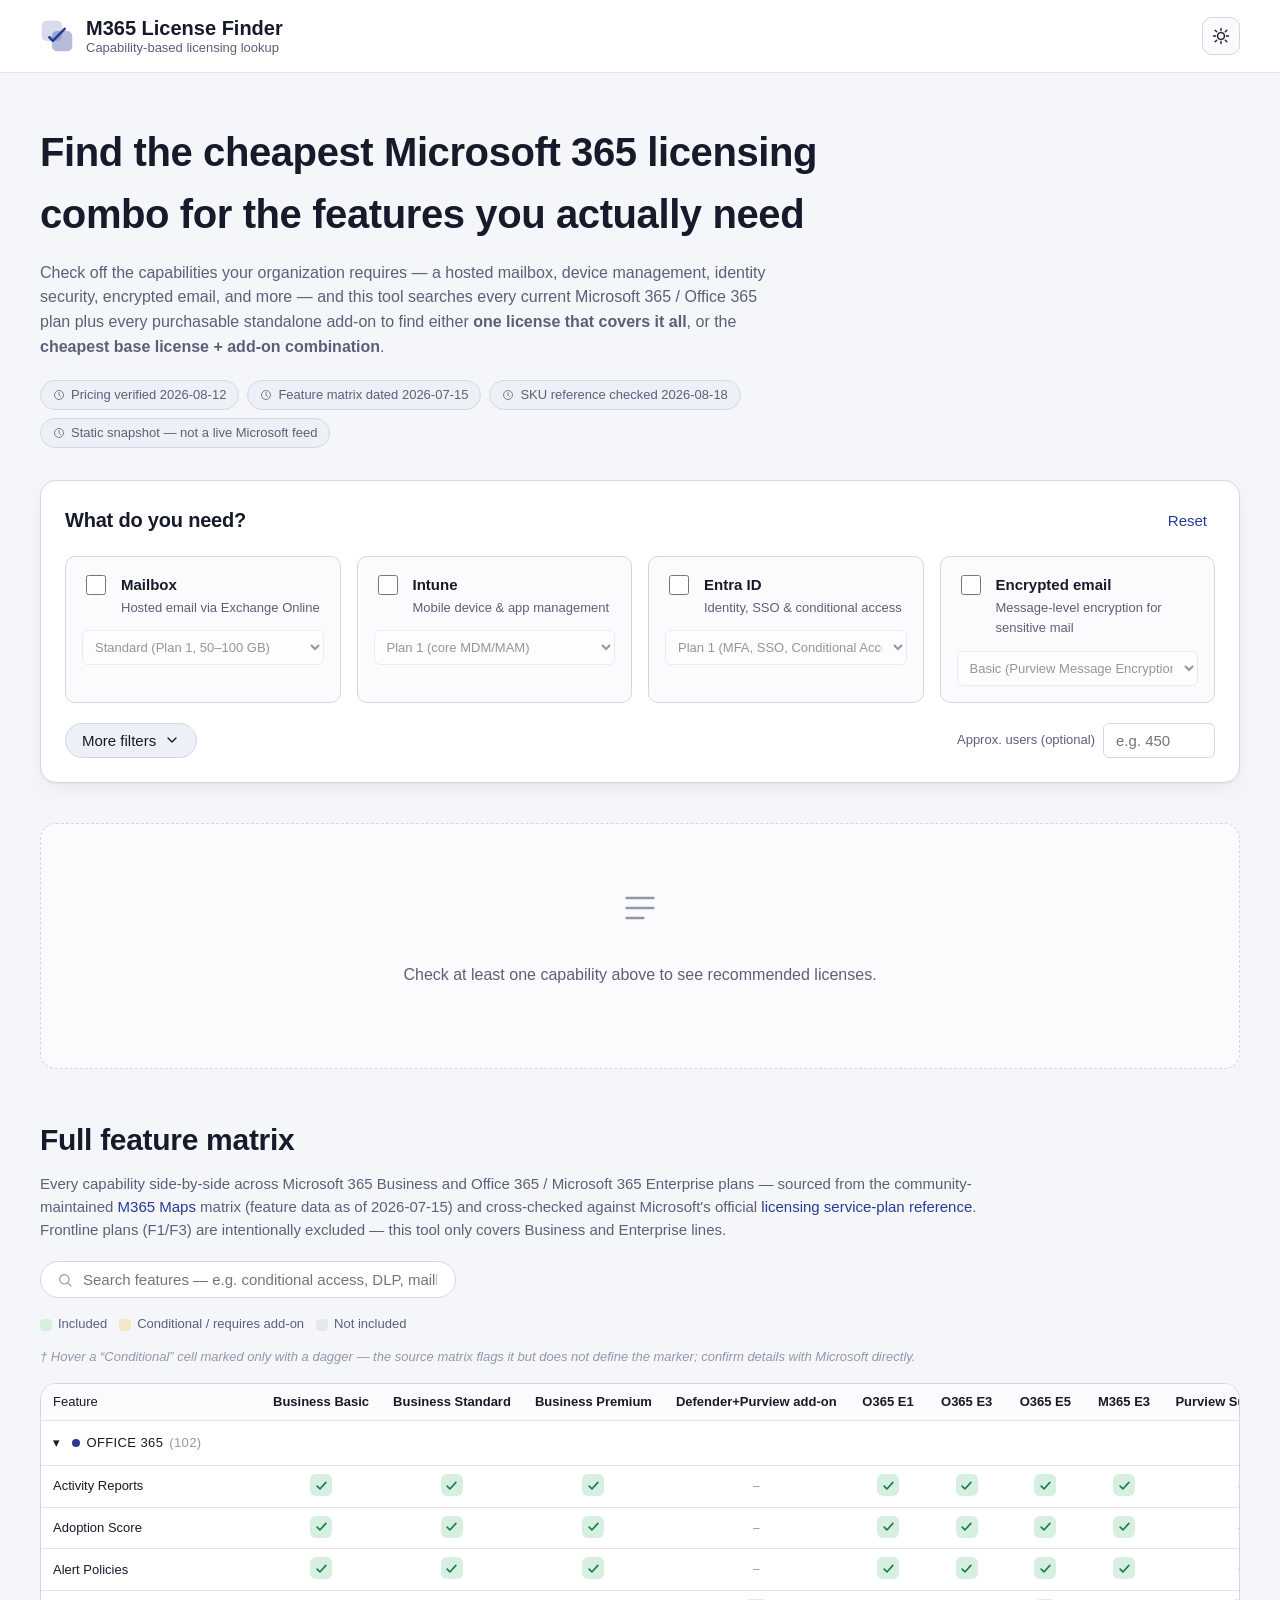
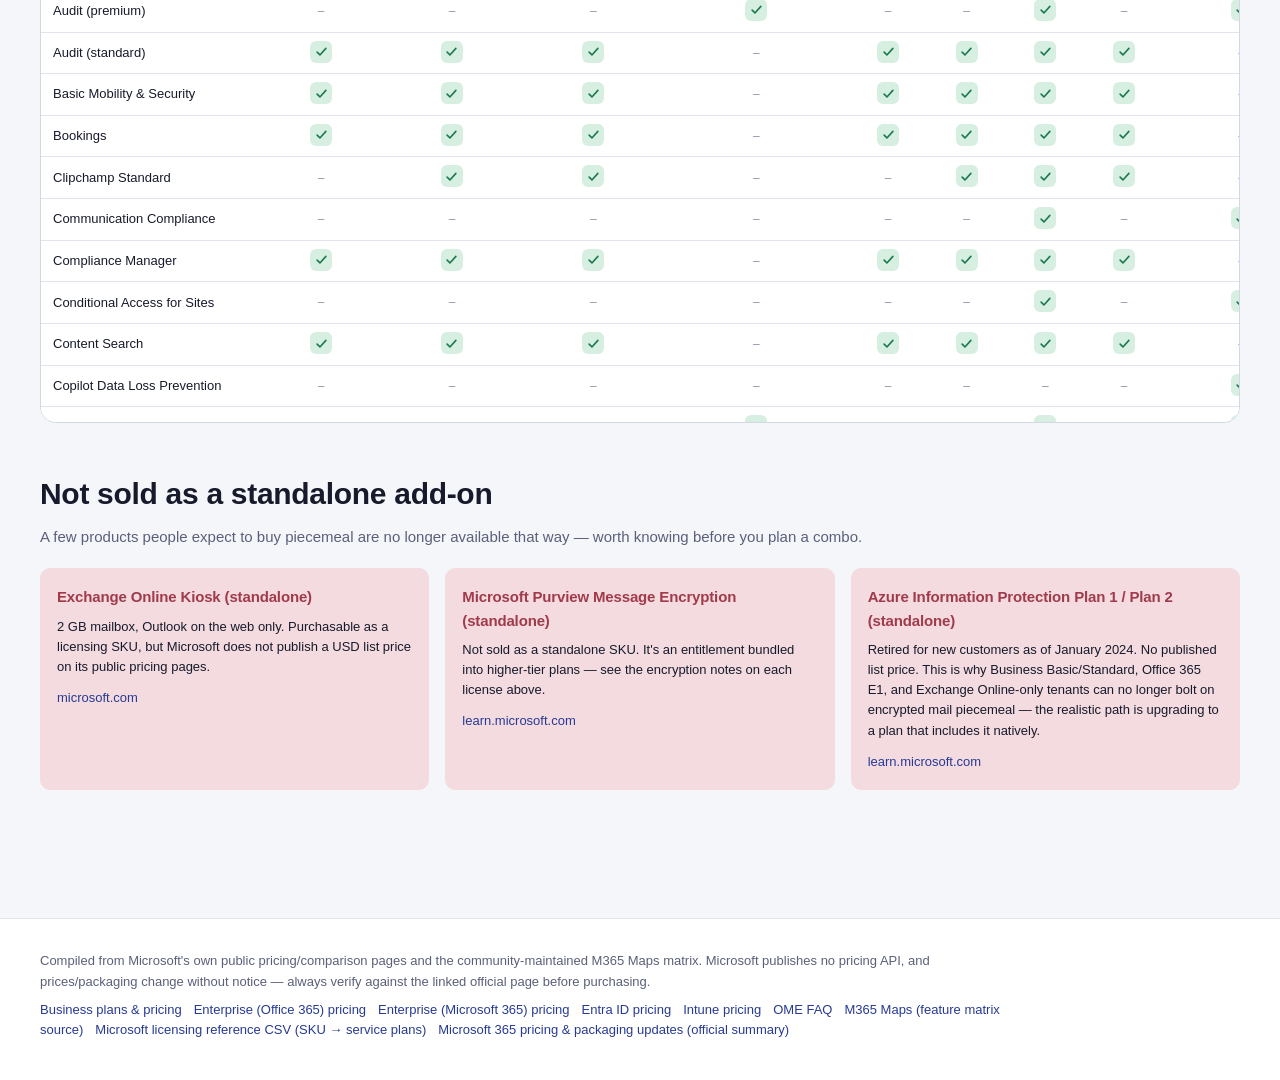
<file: index.html>
<!doctype html>
<html lang="en">
<head>
<meta charset="UTF-8" />
<meta name="viewport" content="width=device-width, initial-scale=1.0" />
<title>M365 License Finder — Find the cheapest Microsoft 365 licensing combo</title>
<meta name="description" content="Pick the capabilities you need — mailbox, Intune, Entra ID, encrypted email and more — and instantly see the cheapest Microsoft 365 license or license + add-on combo that covers them, backed by a full feature matrix." />
<link rel="icon" href="data:image/svg+xml,%3Csvg xmlns='http://www.w3.org/2000/svg' viewBox='0 0 32 32'%3E%3Crect width='32' height='32' rx='7' fill='%23273A94'/%3E%3Cpath d='M9 17.5l4.5 4.5L23 11' stroke='white' stroke-width='2.6' fill='none' stroke-linecap='round' stroke-linejoin='round'/%3E%3C/svg%3E" />
<link rel="preconnect" href="https://api.fontshare.com" />
<link href="https://api.fontshare.com/v2/css?f[]=cabinet-grotesk@700,500&f[]=satoshi@400,500,700&display=swap" rel="stylesheet" />
<link rel="stylesheet" href="styles.css" />
</head>
<body>

<header class="site-header">
  <div class="header-inner">
    <div class="brand">
      <svg class="logo-mark" viewBox="0 0 40 40" aria-label="M365 License Finder logo">
        <rect x="2" y="2" width="24" height="24" rx="6" fill="var(--color-primary)" opacity="0.18"/>
        <rect x="14" y="14" width="24" height="24" rx="6" fill="var(--color-primary)" opacity="0.34"/>
        <path d="M11 21.5l4.2 4.2L29 11.5" stroke="var(--color-primary)" stroke-width="3" fill="none" stroke-linecap="round" stroke-linejoin="round"/>
      </svg>
      <div class="brand-text">
        <span class="brand-name">M365 License&nbsp;Finder</span>
        <span class="brand-tag">Capability&#8209;based licensing lookup</span>
      </div>
    </div>
    <button id="themeToggle" class="theme-toggle" aria-label="Toggle dark mode" data-testid="button-theme-toggle">
      <svg class="icon-sun" viewBox="0 0 24 24" width="18" height="18"><circle cx="12" cy="12" r="4.5" fill="none" stroke="currentColor" stroke-width="1.8"/><g stroke="currentColor" stroke-width="1.8" stroke-linecap="round"><path d="M12 2v3M12 19v3M4.2 4.2l2.1 2.1M17.7 17.7l2.1 2.1M2 12h3M19 12h3M4.2 19.8l2.1-2.1M17.7 6.3l2.1-2.1"/></g></svg>
      <svg class="icon-moon" viewBox="0 0 24 24" width="18" height="18"><path fill="currentColor" d="M20 14.5A8.5 8.5 0 0 1 9.5 4a8.5 8.5 0 1 0 10.5 10.5z"/></svg>
    </button>
  </div>
</header>

<main>
  <section class="intro">
    <h1>Find the cheapest Microsoft&nbsp;365 licensing combo for the features you actually need</h1>
    <p class="intro-lede">Check off the capabilities your organization requires — a hosted mailbox, device management, identity security, encrypted email, and more — and this tool searches every current Microsoft&nbsp;365 / Office&nbsp;365 plan plus every purchasable standalone add&#8209;on to find either <strong>one license that covers it all</strong>, or the <strong>cheapest base&nbsp;license + add&#8209;on combination</strong>.</p>
    <div class="freshness-row" id="freshnessRow"></div>
  </section>

  <section class="filters-section" aria-label="Feature filters">
    <div class="filters-card">
      <div class="filters-head">
        <h2>What do you need?</h2>
        <button id="resetFilters" class="btn-text" data-testid="button-reset-filters">Reset</button>
      </div>

      <div class="core-filters" id="coreFilters"></div>

      <div class="advanced-toggle-row">
        <button id="advancedToggle" class="btn-secondary" aria-expanded="false" data-testid="button-toggle-advanced">
          <span>More filters</span>
          <svg viewBox="0 0 24 24" width="16" height="16" class="chevron"><path d="M6 9l6 6 6-6" stroke="currentColor" stroke-width="2" fill="none" stroke-linecap="round" stroke-linejoin="round"/></svg>
        </button>
        <div class="user-count-field">
          <label for="userCount">Approx. users (optional)</label>
          <input id="userCount" type="number" min="1" placeholder="e.g. 450" data-testid="input-user-count" />
        </div>
      </div>

      <div class="advanced-filters" id="advancedFilters" hidden></div>
    </div>
  </section>

  <section class="results-section" aria-label="Recommendations">
    <div id="resultsArea"></div>
  </section>

  <section class="matrix-section" aria-label="Full feature matrix">
    <div class="matrix-head">
      <h2>Full feature matrix</h2>
      <p class="matrix-sub">Every capability side-by-side across Microsoft&nbsp;365 Business and Office&nbsp;365 / Microsoft&nbsp;365 Enterprise plans — sourced from the community-maintained <a href="https://m365maps.com/" target="_blank" rel="noopener">M365 Maps</a> matrix (feature data as of <span id="matrixDate"></span>) and cross-checked against Microsoft's official <a href="https://learn.microsoft.com/en-us/entra/identity/users/licensing-service-plan-reference" target="_blank" rel="noopener">licensing service-plan reference</a>. Frontline plans (F1/F3) are intentionally excluded — this tool only covers Business and Enterprise lines.</p>
      <div class="matrix-toolbar">
        <div class="search-field">
          <svg viewBox="0 0 24 24" width="16" height="16"><circle cx="11" cy="11" r="7" fill="none" stroke="currentColor" stroke-width="1.8"/><path d="M21 21l-4.3-4.3" stroke="currentColor" stroke-width="1.8" stroke-linecap="round"/></svg>
          <input id="matrixSearch" type="text" placeholder="Search features — e.g. conditional access, DLP, mailbox…" data-testid="input-matrix-search" />
        </div>
        <div class="legend" id="matrixLegend"></div>
      </div>
    </div>
    <div class="matrix-scroll-wrap">
      <table class="matrix-table" id="matrixTable">
        <thead id="matrixHead"></thead>
        <tbody id="matrixBody"></tbody>
      </table>
    </div>
    <div id="matrixEmpty" class="matrix-empty" hidden>No features match your search.</div>
  </section>

  <section class="unavailable-section">
    <h2>Not sold as a standalone add-on</h2>
    <p class="matrix-sub">A few products people expect to buy piecemeal are no longer available that way — worth knowing before you plan a combo.</p>
    <div id="unavailableList" class="unavailable-list"></div>
  </section>
</main>

<footer class="site-footer">
  <div class="footer-inner">
    <p id="footerDisclaimer"></p>
    <p class="footer-links" id="footerLinks"></p>
  </div>
</footer>

<script src="app.js"></script>
<script data-pplx-inline-edit>
(function () {
  if (window === window.top) return;

  const allowedParentOrigins = ["https://www.perplexity.ai","https://perplexity.ai","https://testing.perplexity.ai","https://staging.perplexity.ai","https://*.preview.i.perplexity.ai","http://perplexity.localhost","http://localhost:1420","http://127.0.0.1:1420","http://localhost:3000","http://127.0.0.1:3000","http://localhost:5173","http://127.0.0.1:5173"];
  const MAX_FONT_BYTES = 500 * 1024;
  const MAX_TOTAL_FONT_BYTES = 2 * 1024 * 1024;
  let scrollForwarding = false;
  let scrollRaf = 0;
  let trustedTopOrigin = null;

  // Allow entries like "https://*.preview.i.perplexity.ai" — the wildcard
  // matches a single DNS label (no dots), so "https://*.foo" cannot stretch
  // across multiple labels.
  function matchesAllowedOrigin(origin) {
    if (!origin) return false;
    for (const entry of allowedParentOrigins) {
      if (!entry.includes("*")) {
        if (entry === origin) return true;
        continue;
      }
      const pattern = new RegExp(
        "^" +
          entry.replace(/[.+?^${}()|[\]\\]/g, "\\$&").replace(/\*/g, "[^.]+") +
          "$",
      );
      if (pattern.test(origin)) return true;
    }
    return false;
  }

  // Trust decision: when the sender is same-origin-visible (event.origin is a
  // real origin like https://www.perplexity.ai) we trust event.origin directly.
  // When event.origin is "null" (opaque broker srcdoc), we fall back to the
  // broker's stamped `parentOrigin` to identify the top window. The fallback
  // is claim-only — we rely on the browser's native `targetOrigin` enforcement
  // on the response path (see postToTrustedTop) to ensure replies can't be
  // delivered to anyone but the actual top window of that claimed origin.
  function getTrustedParentOrigin(event) {
    const forwardedParentOrigin =
      typeof event.data.parentOrigin === "string" ? event.data.parentOrigin : null;
    const parentOrigin = event.origin === "null" ? forwardedParentOrigin : event.origin;
    return matchesAllowedOrigin(parentOrigin) ? parentOrigin : null;
  }

  // All responses go to window.top with targetOrigin = the allowlisted origin.
  // An attacker that iframes us inside their own null-origin broker can claim
  // any parentOrigin they like, but the browser will drop the reply whenever
  // the real top's origin doesn't match — so the screenshot never leaves.
  function postToTrustedTop(message) {
    if (!trustedTopOrigin) return;
    try {
      window.top.postMessage(message, trustedTopOrigin);
    } catch (_error) {}
  }

  function inlineAll(original, clone) {
    if (original.nodeType !== 1 || clone.nodeType !== 1) return;

    try {
      const computedStyle = getComputedStyle(original);
      // cssText on a computed style is the serialized declaration in modern
      // Chromium/Safari — a single read beats enumerating ~400 longhand
      // properties. Firefox returns "" here, so we fall back on empty.
      const serialized = computedStyle.cssText;
      if (serialized) {
        clone.style.cssText = serialized;
      } else {
        const parts = new Array(computedStyle.length);
        for (let index = 0; index < computedStyle.length; index += 1) {
          const property = computedStyle[index];
          parts[index] = `${property}:${computedStyle.getPropertyValue(property)};`;
        }
        clone.style.cssText = parts.join("");
      }
    } catch (_error) {}

    const originalChildren = original.children;
    const clonedChildren = clone.children;
    for (
      let index = 0;
      index < originalChildren.length && index < clonedChildren.length;
      index += 1
    ) {
      inlineAll(originalChildren[index], clonedChildren[index]);
    }
  }

  function extractFontUrl(srcValue) {
    const matches = [
      ...srcValue.matchAll(
        /url\(["']?([^"')]+)["']?\)(?:\s*format\(["']?([^"')]+)["']?\))?/gi,
      ),
    ];
    if (matches.length === 0) return null;
    const woff2 = matches.find((m) => m[2] && m[2].toLowerCase().includes("woff2"));
    if (woff2) return woff2[1];
    const woff = matches.find((m) => m[2] && m[2].toLowerCase().includes("woff"));
    if (woff) return woff[1];
    return matches[0][1];
  }

  // Cache resolved font URL -> data URI across captures. Fonts on a page
  // essentially never change, and a batch run emits multiple captures back to
  // back — without this we'd refetch + re-base64 every time.
  const fontDataUriCache = new Map();
  const SRC_DECLARATION_RE = /src\s*:\s*[^;}]+/i;

  async function fetchAsDataUri(url) {
    if (fontDataUriCache.has(url)) return fontDataUriCache.get(url);
    let dataUri = null;
    try {
      const response = await fetch(url, { mode: "cors", credentials: "omit" });
      if (response.ok) {
        const blob = await response.blob();
        if (blob.size <= MAX_FONT_BYTES) {
          dataUri = await new Promise((resolve) => {
            const reader = new FileReader();
            reader.onloadend = () =>
              resolve(typeof reader.result === "string" ? reader.result : null);
            reader.onerror = () => resolve(null);
            reader.readAsDataURL(blob);
          });
        }
      }
    } catch (_error) {
      dataUri = null;
    }
    fontDataUriCache.set(url, dataUri);
    return dataUri;
  }

  function collectFontFaceRuleTexts() {
    const rules = [];
    for (const sheet of document.styleSheets) {
      let cssRules;
      try {
        cssRules = sheet.cssRules;
      } catch (_error) {
        continue;
      }
      if (!cssRules) continue;
      for (const rule of cssRules) {
        const cssText = rule.cssText || "";
        if (cssText.startsWith("@font-face")) rules.push(cssText);
      }
    }
    return rules;
  }

  async function buildInlinedFontCss() {
    const ruleTexts = collectFontFaceRuleTexts();
    if (ruleTexts.length === 0) return null;

    const resolved = ruleTexts.map((cssText) => {
      if (!SRC_DECLARATION_RE.test(cssText)) return null;
      const srcMatch = cssText.match(/src\s*:\s*([^;}]+)[;}]/i);
      if (!srcMatch) return null;
      const url = extractFontUrl(srcMatch[1]);
      if (!url) return null;
      try {
        return { cssText, url: new URL(url, document.baseURI).href };
      } catch (_error) {
        return null;
      }
    });

    const dataUris = await Promise.all(
      resolved.map((entry) => (entry ? fetchAsDataUri(entry.url) : Promise.resolve(null))),
    );

    const inlined = [];
    let totalBytes = 0;
    for (let index = 0; index < resolved.length; index += 1) {
      const entry = resolved[index];
      const dataUri = dataUris[index];
      if (!entry || !dataUri) continue;
      const approxBytes = dataUri.length * 0.75;
      if (totalBytes + approxBytes > MAX_TOTAL_FONT_BYTES) break;
      totalBytes += approxBytes;
      inlined.push(entry.cssText.replace(SRC_DECLARATION_RE, `src: url("${dataUri}")`));
    }
    return inlined.length > 0 ? inlined.join("\n") : null;
  }

  function stripExternal(clone) {
    const images = clone.querySelectorAll("img");
    for (let index = 0; index < images.length; index += 1) {
      const src = images[index].getAttribute("src");
      if (src && !src.startsWith("data:")) images[index].removeAttribute("src");
    }

    const elements = clone.querySelectorAll("*");
    for (let index = 0; index < elements.length; index += 1) {
      const style = elements[index].style.cssText;
      if (style && style.includes("url(")) {
        elements[index].style.cssText = style.replace(
          /url\(["']?(?!data:)[^)"']*["']?\)/gi,
          "none",
        );
      }
    }
  }

  function emitScroll() {
    scrollRaf = 0;
    if (!scrollForwarding) return;
    postToTrustedTop({
      type: "INLINE_EDIT_SCROLL",
      scrollX: window.scrollX,
      scrollY: window.scrollY,
    });
  }

  window.addEventListener(
    "scroll",
    function () {
      if (!scrollForwarding || scrollRaf) return;
      scrollRaf = requestAnimationFrame(emitScroll);
    },
    { passive: true, capture: true },
  );

  async function handleCaptureRequest(event) {
    const requestId = event.data.requestId;
    const scrollX = window.scrollX;
    const scrollY = window.scrollY;
    const width = window.innerWidth;
    const height = window.innerHeight;

    function postResult(dataUrl) {
      postToTrustedTop({
        type: "INLINE_EDIT_SCREENSHOT_RESULT",
        requestId,
        dataUrl,
        scrollX,
        scrollY,
      });
    }

    try {
      // Wait for any pending web fonts to resolve so both inline metrics and
      // the @font-face inlining below see the same loaded faces.
      if (document.fonts && document.fonts.ready) {
        try {
          await document.fonts.ready;
        } catch (_error) {}
      }

      const clone = document.documentElement.cloneNode(true);
      inlineAll(document.documentElement, clone);

      const removedNodes = clone.querySelectorAll("script,link[rel=\"stylesheet\"],style");
      for (let index = 0; index < removedNodes.length; index += 1) {
        removedNodes[index].remove();
      }

      stripExternal(clone);

      // Re-embed web fonts as data-URI @font-face rules so the SVG rasterizer
      // can resolve them — external font URLs aren't fetched during
      // foreignObject rendering, which would otherwise force a fallback face
      // and change text metrics.
      const inlinedFontCss = await buildInlinedFontCss();
      if (inlinedFontCss) {
        const styleEl = document.createElement("style");
        styleEl.textContent = inlinedFontCss;
        const head = clone.querySelector("head");
        if (head) head.appendChild(styleEl);
        else clone.insertBefore(styleEl, clone.firstChild);
      }

      const html = new XMLSerializer().serializeToString(clone);
      const svg =
        `<svg xmlns="http://www.w3.org/2000/svg" width="${width}" height="${height}">` +
        '<foreignObject width="100%" height="100%">' +
        `<div xmlns="http://www.w3.org/1999/xhtml" style="width:${width}px;height:${height}px;overflow:hidden">` +
        `<div style="position:relative;left:-${scrollX}px;top:-${scrollY}px">` +
        html +
        "</div></div></foreignObject></svg>";
      const svgUrl = `data:image/svg+xml;charset=utf-8,${encodeURIComponent(svg)}`;
      const image = new Image();
      image.onload = function () {
        const canvas = document.createElement("canvas");
        canvas.width = width;
        canvas.height = height;
        canvas.getContext("2d").drawImage(image, 0, 0);
        postResult(canvas.toDataURL("image/png"));
      };
      image.onerror = function () {
        postResult(null);
      };
      image.src = svgUrl;
    } catch (_error) {
      postResult(null);
    }
  }

  window.addEventListener("message", function (event) {
    if (!event.data) return;
    // Only accept messages from the direct parent frame. Blocks sibling /
    // unrelated-window postMessage senders that could otherwise reach us.
    if (event.source !== window.parent) return;

    const trustedParentOrigin = getTrustedParentOrigin(event);
    if (!trustedParentOrigin) return;
    trustedTopOrigin = trustedParentOrigin;

    if (event.data.type === "INLINE_EDIT_SCROLL_START") {
      scrollForwarding = true;
      emitScroll();
      return;
    }

    if (event.data.type === "INLINE_EDIT_SCROLL_STOP") {
      scrollForwarding = false;
      if (scrollRaf) cancelAnimationFrame(scrollRaf);
      scrollRaf = 0;
      return;
    }

    if (event.data.type !== "INLINE_EDIT_CAPTURE_REQUEST") return;

    handleCaptureRequest(event);
  });
})();


</script></body>
</html>
</file>
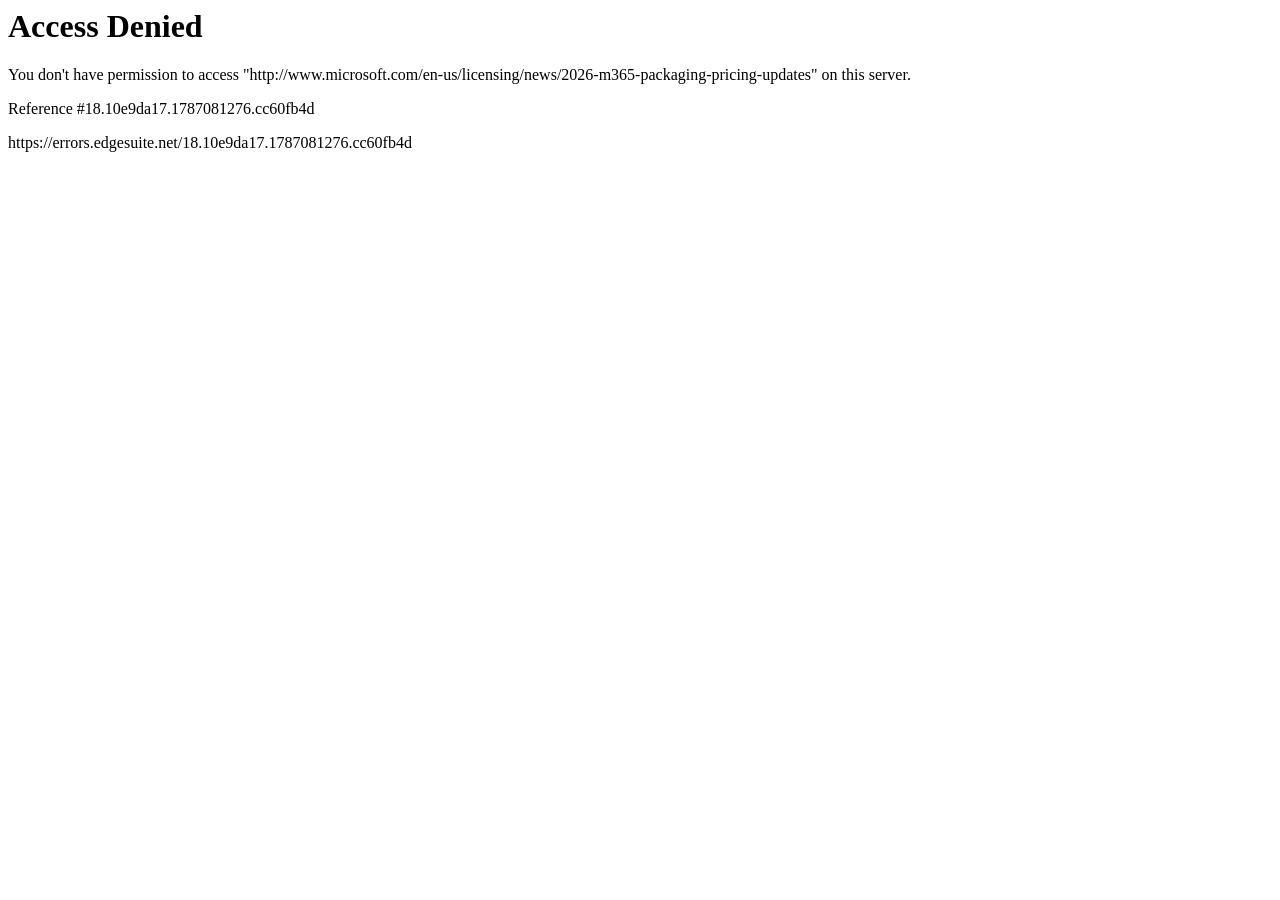
<file: data/msft_pricing_page.html>
<HTML><HEAD>
<TITLE>Access Denied</TITLE>
</HEAD><BODY>
<H1>Access Denied</H1>
 
You don't have permission to access "http&#58;&#47;&#47;www&#46;microsoft&#46;com&#47;en&#45;us&#47;licensing&#47;news&#47;2026&#45;m365&#45;packaging&#45;pricing&#45;updates" on this server.<P>
Reference&#32;&#35;18&#46;10e9da17&#46;1787081276&#46;cc60fb4d
<P>https&#58;&#47;&#47;errors&#46;edgesuite&#46;net&#47;18&#46;10e9da17&#46;1787081276&#46;cc60fb4d</P>
</BODY>
</HTML>
</file>
<file: styles.css>
/* ============================================================
   M365 License Finder — Design tokens
   Direction: precise, trustworthy enterprise-IT tool.
   Cool indigo primary, warm amber for "add-on needed", clean
   success green for "included", desaturated neutrals for "no".
   ============================================================ */

:root, [data-theme="light"] {
  /* Surfaces */
  --color-bg: #f5f6fa;
  --color-surface: #ffffff;
  --color-surface-2: #fbfbfd;
  --color-surface-offset: #eef0f7;
  --color-divider: #e1e4ee;
  --color-border: #d3d7e4;

  /* Text */
  --color-text: #171a2b;
  --color-text-muted: #5b6079;
  --color-text-faint: #9297ab;
  --color-text-inverse: #f6f7fb;

  /* Primary accent — confident indigo-blue */
  --color-primary: #273a94;
  --color-primary-hover: #1d2c73;
  --color-primary-active: #16214f;
  --color-primary-highlight: #dde2f7;

  /* Semantic states for the feature matrix / results */
  --color-success: #1c7a4f;
  --color-success-hover: #145c3b;
  --color-success-highlight: #d6efe1;

  --color-warning: #a3660b;
  --color-warning-hover: #815008;
  --color-warning-highlight: #f7e6c4;

  --color-error: #a13a4a;
  --color-error-hover: #7c2c39;
  --color-error-highlight: #f3dbe0;

  --color-neutral-highlight: #e7e8ef;

  /* Category tag hues (matrix chips) */
  --cat-1: #273a94;  /* Office 365 */
  --cat-2: #7a39bb;  /* Enterprise Mobility + Security */
  --cat-3: #56606f;  /* Windows */
  --cat-4: #a13a4a;  /* Security & Compliance */
  --cat-5: #0f8b8d;  /* Microsoft Entra */
  --cat-6: #c14f8a;  /* Priva */
  --cat-7: #5b3ec2;  /* Purview */
  --cat-8: #c56a17;  /* Security Experts */
  --cat-9: #1f7fb0;  /* Communications */
  --cat-10: #96821a; /* Extra Capacity */
  --cat-11: #6b7280; /* Support Services */
  --cat-12: #3a8a4e; /* Employee Experience */
  --cat-13: #b8860b; /* Power Platform */
  --cat-14: #8a5b3e; /* Companion Products */
  --cat-15: #4a4fb0; /* Automation & Intelligence */

  --radius-sm: 0.375rem;
  --radius-md: 0.625rem;
  --radius-lg: 1rem;
  --shadow-card: 0 1px 2px rgba(23, 26, 43, 0.04), 0 8px 24px -8px rgba(23, 26, 43, 0.10);
}

[data-theme="dark"] {
  --color-bg: #12141f;
  --color-surface: #191c2b;
  --color-surface-2: #1f2333;
  --color-surface-offset: #232742;
  --color-divider: #2e3350;
  --color-border: #383d5c;

  --color-text: #eef0fa;
  --color-text-muted: #a7abc4;
  --color-text-faint: #6d7290;
  --color-text-inverse: #12141f;

  --color-primary: #7d8ce8;
  --color-primary-hover: #97a4ef;
  --color-primary-active: #b1bbf3;
  --color-primary-highlight: #2b326b;

  --color-success: #4fd493;
  --color-success-hover: #6fdda6;
  --color-success-highlight: #16382a;

  --color-warning: #e8b45c;
  --color-warning-hover: #edc37a;
  --color-warning-highlight: #3d2f13;

  --color-error: #e8899a;
  --color-error-hover: #ee9fac;
  --color-error-highlight: #3a1f26;

  --color-neutral-highlight: #262b45;

  --cat-1: #8b9aef;
  --cat-2: #b391e0;
  --cat-3: #9aa3b4;
  --cat-4: #e8899a;
  --cat-5: #4fc6c8;
  --cat-6: #e2a0c5;
  --cat-7: #a79bef;
  --cat-8: #eda65e;
  --cat-9: #6db9e0;
  --cat-10: #d3c257;
  --cat-11: #9aa0b0;
  --cat-12: #7fce93;
  --cat-13: #dbb648;
  --cat-14: #cb9d78;
  --cat-15: #9298ea;

  --shadow-card: 0 1px 2px rgba(0,0,0,0.3), 0 12px 28px -10px rgba(0,0,0,0.55);
}

/* ============================================================ */

* { box-sizing: border-box; }

html { color-scheme: light dark; }

body {
  margin: 0;
  background: var(--color-bg);
  color: var(--color-text);
  font-family: 'Satoshi', 'Inter', -apple-system, sans-serif;
  font-size: var(--text-base);
  line-height: 1.55;
  -webkit-font-smoothing: antialiased;
}

:root {
  --font-display: 'Cabinet Grotesk', 'Satoshi', sans-serif;
  --text-xs: clamp(0.75rem, 0.72rem + 0.15vw, 0.8125rem);
  --text-sm: clamp(0.875rem, 0.84rem + 0.2vw, 0.9375rem);
  --text-base: clamp(0.9375rem, 0.9rem + 0.2vw, 1rem);
  --text-lg: clamp(1.0625rem, 1rem + 0.4vw, 1.25rem);
  --text-xl: clamp(1.375rem, 1.1rem + 1.1vw, 1.875rem);
  --text-2xl: clamp(1.75rem, 1.2rem + 2vw, 2.5rem);
  --space-1: 0.25rem; --space-2: 0.5rem; --space-3: 0.75rem; --space-4: 1rem;
  --space-5: 1.25rem; --space-6: 1.5rem; --space-8: 2rem; --space-10: 2.5rem;
  --space-12: 3rem; --space-16: 4rem; --space-20: 5rem;
}

h1, h2, h3 { font-family: var(--font-display); font-weight: 700; margin: 0; letter-spacing: -0.01em; }
a { color: var(--color-primary); text-decoration: none; }
a:hover { text-decoration: underline; }

main { max-width: 78rem; margin: 0 auto; padding: 0 var(--space-6) var(--space-20); }

/* ---------- Header ---------- */
.site-header { border-bottom: 1px solid var(--color-divider); background: var(--color-surface); position: sticky; top: 0; z-index: 40; }
.header-inner { max-width: 78rem; margin: 0 auto; padding: var(--space-4) var(--space-6); display: flex; align-items: center; justify-content: space-between; }
.brand { display: flex; align-items: center; gap: var(--space-3); }
.logo-mark { width: 34px; height: 34px; flex-shrink: 0; }
.brand-text { display: flex; flex-direction: column; line-height: 1.2; }
.brand-name { font-family: var(--font-display); font-weight: 700; font-size: var(--text-lg); }
.brand-tag { font-size: var(--text-xs); color: var(--color-text-muted); }
.theme-toggle { width: 38px; height: 38px; border-radius: var(--radius-md); border: 1px solid var(--color-border); background: var(--color-surface-2); color: var(--color-text); display: grid; place-items: center; cursor: pointer; }
.theme-toggle:hover { background: var(--color-surface-offset); }
.icon-moon { display: none; }
[data-theme="dark"] .icon-sun { display: none; }
[data-theme="dark"] .icon-moon { display: block; }

/* ---------- Intro ---------- */
.intro { padding: var(--space-12) 0 var(--space-8); max-width: 52rem; }
.intro h1 { font-size: var(--text-2xl); margin-bottom: var(--space-4); }
.intro-lede { color: var(--color-text-muted); font-size: var(--text-base); max-width: 46rem; }
.freshness-row { display: flex; flex-wrap: wrap; gap: var(--space-2); margin-top: var(--space-5); }
.freshness-chip { display: inline-flex; align-items: center; gap: 6px; font-size: var(--text-xs); padding: var(--space-1) var(--space-3); border-radius: 999px; background: var(--color-surface-offset); color: var(--color-text-muted); border: 1px solid var(--color-border); }
.freshness-chip svg { flex-shrink: 0; }

/* ---------- Filters ---------- */
.filters-section { margin-bottom: var(--space-10); }
.filters-card { background: var(--color-surface); border: 1px solid var(--color-border); border-radius: var(--radius-lg); padding: var(--space-6); box-shadow: var(--shadow-card); }
.filters-head { display: flex; align-items: center; justify-content: space-between; margin-bottom: var(--space-5); }
.filters-head h2 { font-size: var(--text-lg); }
.btn-text { background: none; border: none; color: var(--color-primary); font-size: var(--text-sm); font-weight: 500; cursor: pointer; padding: var(--space-1) var(--space-2); font-family: inherit; }
.btn-text:hover { text-decoration: underline; }

.core-filters { display: grid; grid-template-columns: repeat(auto-fit, minmax(230px, 1fr)); gap: var(--space-4); }

.feature-card { border: 1.5px solid var(--color-border); border-radius: var(--radius-md); padding: var(--space-4); background: var(--color-surface-2); transition: border-color .15s, background .15s; }
.feature-card.checked { border-color: var(--color-primary); background: var(--color-primary-highlight); }
.feature-card-top { display: flex; align-items: flex-start; gap: var(--space-3); cursor: pointer; }
.feature-checkbox { width: 20px; height: 20px; flex-shrink: 0; margin-top: 2px; accent-color: var(--color-primary); cursor: pointer; }
.feature-card-title { font-weight: 700; font-size: var(--text-sm); display: block; }
.feature-card-desc { font-size: var(--text-xs); color: var(--color-text-muted); margin-top: 2px; display: block; }
.feature-card-tier { margin-top: var(--space-3); }
.feature-card-tier select { width: 100%; font-family: inherit; font-size: var(--text-xs); padding: var(--space-2) var(--space-2); border-radius: var(--radius-sm); border: 1px solid var(--color-border); background: var(--color-surface); color: var(--color-text); }
.feature-card-tier select:disabled { opacity: 0.45; cursor: not-allowed; }

.advanced-toggle-row { display: flex; align-items: center; justify-content: space-between; gap: var(--space-4); margin-top: var(--space-5); flex-wrap: wrap; }
.btn-secondary { display: inline-flex; align-items: center; gap: var(--space-2); background: var(--color-surface-offset); border: 1px solid var(--color-border); color: var(--color-text); font-size: var(--text-sm); font-weight: 500; padding: var(--space-2) var(--space-4); border-radius: 999px; cursor: pointer; font-family: inherit; }
.btn-secondary:hover { background: var(--color-neutral-highlight); }
.btn-secondary .chevron { transition: transform .2s; }
.btn-secondary[aria-expanded="true"] .chevron { transform: rotate(180deg); }
.user-count-field { display: flex; align-items: center; gap: var(--space-2); font-size: var(--text-xs); color: var(--color-text-muted); }
.user-count-field input { width: 7rem; padding: var(--space-2) var(--space-3); border-radius: var(--radius-sm); border: 1px solid var(--color-border); background: var(--color-surface); color: var(--color-text); font-family: inherit; font-size: var(--text-sm); }

.advanced-filters { display: grid; grid-template-columns: repeat(auto-fit, minmax(200px, 1fr)); gap: var(--space-3); margin-top: var(--space-5); padding-top: var(--space-5); border-top: 1px solid var(--color-divider); }
.advanced-filters[hidden] { display: none; }
.advanced-filters .feature-card { padding: var(--space-3); }

/* ---------- Results ---------- */
.results-section { margin-bottom: var(--space-12); }
.results-grid { display: grid; grid-template-columns: repeat(auto-fit, minmax(300px, 1fr)); gap: var(--space-5); align-items: stretch; }
.result-card { border-radius: var(--radius-lg); border: 1.5px solid var(--color-border); background: var(--color-surface); padding: var(--space-6); box-shadow: var(--shadow-card); display: flex; flex-direction: column; }
.result-card.best { border-color: var(--color-primary); position: relative; }
.result-badge { position: absolute; top: -12px; left: var(--space-5); background: var(--color-primary); color: var(--color-text-inverse); font-size: var(--text-xs); font-weight: 700; padding: 3px var(--space-3); border-radius: 999px; letter-spacing: 0.02em; text-transform: uppercase; }
.result-kicker { font-size: var(--text-xs); text-transform: uppercase; letter-spacing: 0.04em; color: var(--color-text-muted); font-weight: 600; }
.result-title { font-family: var(--font-display); font-size: var(--text-lg); font-weight: 700; margin: var(--space-2) 0 var(--space-1); }
.result-price { font-family: var(--font-display); font-size: var(--text-2xl); font-weight: 700; color: var(--color-primary); }
.result-price small { font-size: var(--text-sm); font-weight: 500; color: var(--color-text-muted); }
.result-parts { font-size: var(--text-xs); color: var(--color-text-muted); margin: var(--space-1) 0 var(--space-4); }
.result-feature-list { list-style: none; margin: 0 0 var(--space-4); padding: 0; display: flex; flex-direction: column; gap: var(--space-2); flex-grow: 1; }
.result-feature-list li { display: flex; gap: var(--space-2); align-items: flex-start; font-size: var(--text-sm); }
.result-feature-list .tick { flex-shrink: 0; margin-top: 3px; }
.result-note { font-size: var(--text-xs); color: var(--color-warning); background: var(--color-warning-highlight); border-radius: var(--radius-sm); padding: var(--space-2) var(--space-3); margin-bottom: var(--space-3); }
.result-sources { font-size: var(--text-xs); color: var(--color-text-faint); display: flex; flex-wrap: wrap; gap: var(--space-2); margin-top: auto; padding-top: var(--space-3); border-top: 1px solid var(--color-divider); }
.result-empty, .result-placeholder { text-align: center; padding: var(--space-16) var(--space-6); color: var(--color-text-muted); background: var(--color-surface-2); border: 1.5px dashed var(--color-border); border-radius: var(--radius-lg); }
.result-placeholder svg { margin-bottom: var(--space-3); color: var(--color-text-faint); }

/* ---------- Matrix ---------- */
.matrix-section { margin-bottom: var(--space-12); }
.matrix-head h2 { font-size: var(--text-xl); margin-bottom: var(--space-2); }
.matrix-sub { color: var(--color-text-muted); font-size: var(--text-sm); max-width: 60rem; margin: 0 0 var(--space-5); }
.matrix-toolbar { display: flex; align-items: center; justify-content: space-between; gap: var(--space-4); flex-wrap: wrap; margin-bottom: var(--space-4); }
.search-field { display: flex; align-items: center; gap: var(--space-2); border: 1px solid var(--color-border); background: var(--color-surface); border-radius: 999px; padding: var(--space-2) var(--space-4); flex: 1; max-width: 26rem; color: var(--color-text-faint); }
.search-field input { border: none; outline: none; background: none; flex: 1; font-family: inherit; font-size: var(--text-sm); color: var(--color-text); }
.legend { display: flex; gap: var(--space-3); flex-wrap: wrap; }
.legend-item { display: flex; align-items: center; gap: 6px; font-size: var(--text-xs); color: var(--color-text-muted); }
.legend-dot { width: 12px; height: 12px; border-radius: 4px; flex-shrink: 0; }
.legend-footnote { flex-basis: 100%; font-style: italic; color: var(--color-text-faint); }

.matrix-scroll-wrap { border: 1px solid var(--color-border); border-radius: var(--radius-lg); overflow: auto; max-height: 640px; background: var(--color-surface); }
.matrix-table { border-collapse: collapse; width: 100%; font-size: var(--text-xs); }
.matrix-table th, .matrix-table td { padding: var(--space-2) var(--space-3); border-bottom: 1px solid var(--color-divider); text-align: center; white-space: nowrap; }
.matrix-table thead th { position: sticky; top: 0; background: var(--color-surface-2); z-index: 5; font-weight: 700; }
.matrix-table td.feature-col, .matrix-table th.feature-col { text-align: left; position: sticky; left: 0; background: var(--color-surface); z-index: 4; min-width: 220px; max-width: 280px; white-space: normal; font-weight: 500; box-shadow: 1px 0 0 var(--color-divider); }
.matrix-table thead th.feature-col { background: var(--color-surface-2); z-index: 6; }
.category-row td { background: var(--color-surface-offset); position: sticky; left: 0; text-align: left; font-weight: 700; font-size: var(--text-xs); text-transform: uppercase; letter-spacing: 0.03em; padding: var(--space-3); cursor: pointer; }
.category-row { cursor: pointer; }
.category-row td:not(.feature-col) { background: var(--color-surface-offset); position: static; }
.category-chip { display: inline-flex; align-items: center; gap: 6px; }
.category-chip .dot { width: 8px; height: 8px; border-radius: 50%; }
.category-caret { display: inline-block; transition: transform .15s; margin-right: 6px; }
.category-row.collapsed .category-caret { transform: rotate(-90deg); }
/* Row visibility for collapsed categories is fully controlled by the inline
   style JS sets per-row (see renderMatrixBody) based on that row's OWN
   category state. A general sibling selector here previously hid every
   feature-row after ANY collapsed category, not just that category's own
   rows — causing later sections to become unexpandable once an earlier one
   was collapsed. Do not reintroduce a `~` sibling rule for this. */
.cell-yes { color: var(--color-success); font-weight: 700; }
.cell-yes .cell-dot { background: var(--color-success-highlight); color: var(--color-success); }
.cell-partial .cell-dot { background: var(--color-warning-highlight); color: var(--color-warning); }
.cell-no .cell-dot { color: var(--color-text-faint); }
.cell-dot { display: inline-flex; align-items: center; justify-content: center; width: 22px; height: 22px; border-radius: 6px; font-size: 12px; }
.cell-partial-label { display: block; font-size: 10px; color: var(--color-warning); margin-top: 2px; max-width: 90px; white-space: normal; line-height: 1.2; }
.matrix-empty { text-align: center; padding: var(--space-8); color: var(--color-text-muted); }

/* ---------- Unavailable section ---------- */
.unavailable-section { margin-bottom: var(--space-12); }
.unavailable-section h2 { font-size: var(--text-xl); margin-bottom: var(--space-2); }
.unavailable-list { display: grid; grid-template-columns: repeat(auto-fit, minmax(260px, 1fr)); gap: var(--space-4); margin-top: var(--space-5); }
.unavailable-card { border: 1px solid var(--color-error-highlight); background: var(--color-error-highlight); border-radius: var(--radius-md); padding: var(--space-4); }
.unavailable-card h3 { font-size: var(--text-sm); color: var(--color-error); margin-bottom: var(--space-2); font-family: inherit; font-weight: 700; }
.unavailable-card p { font-size: var(--text-xs); color: var(--color-text); margin: 0 0 var(--space-2); }
.unavailable-card a { font-size: var(--text-xs); }

/* ---------- Footer ---------- */
.site-footer { border-top: 1px solid var(--color-divider); background: var(--color-surface); padding: var(--space-8) 0; }
.footer-inner { max-width: 78rem; margin: 0 auto; padding: 0 var(--space-6); color: var(--color-text-muted); font-size: var(--text-xs); }
.footer-inner p { margin: 0 0 var(--space-2); max-width: 60rem; }
.footer-links a { margin-right: var(--space-3); }

/* ---------- Responsive ---------- */
@media (max-width: 640px) {
  .intro h1 { font-size: var(--text-xl); }
  main { padding: 0 var(--space-4) var(--space-16); }
  .header-inner { padding: var(--space-3) var(--space-4); }
}
</file>
